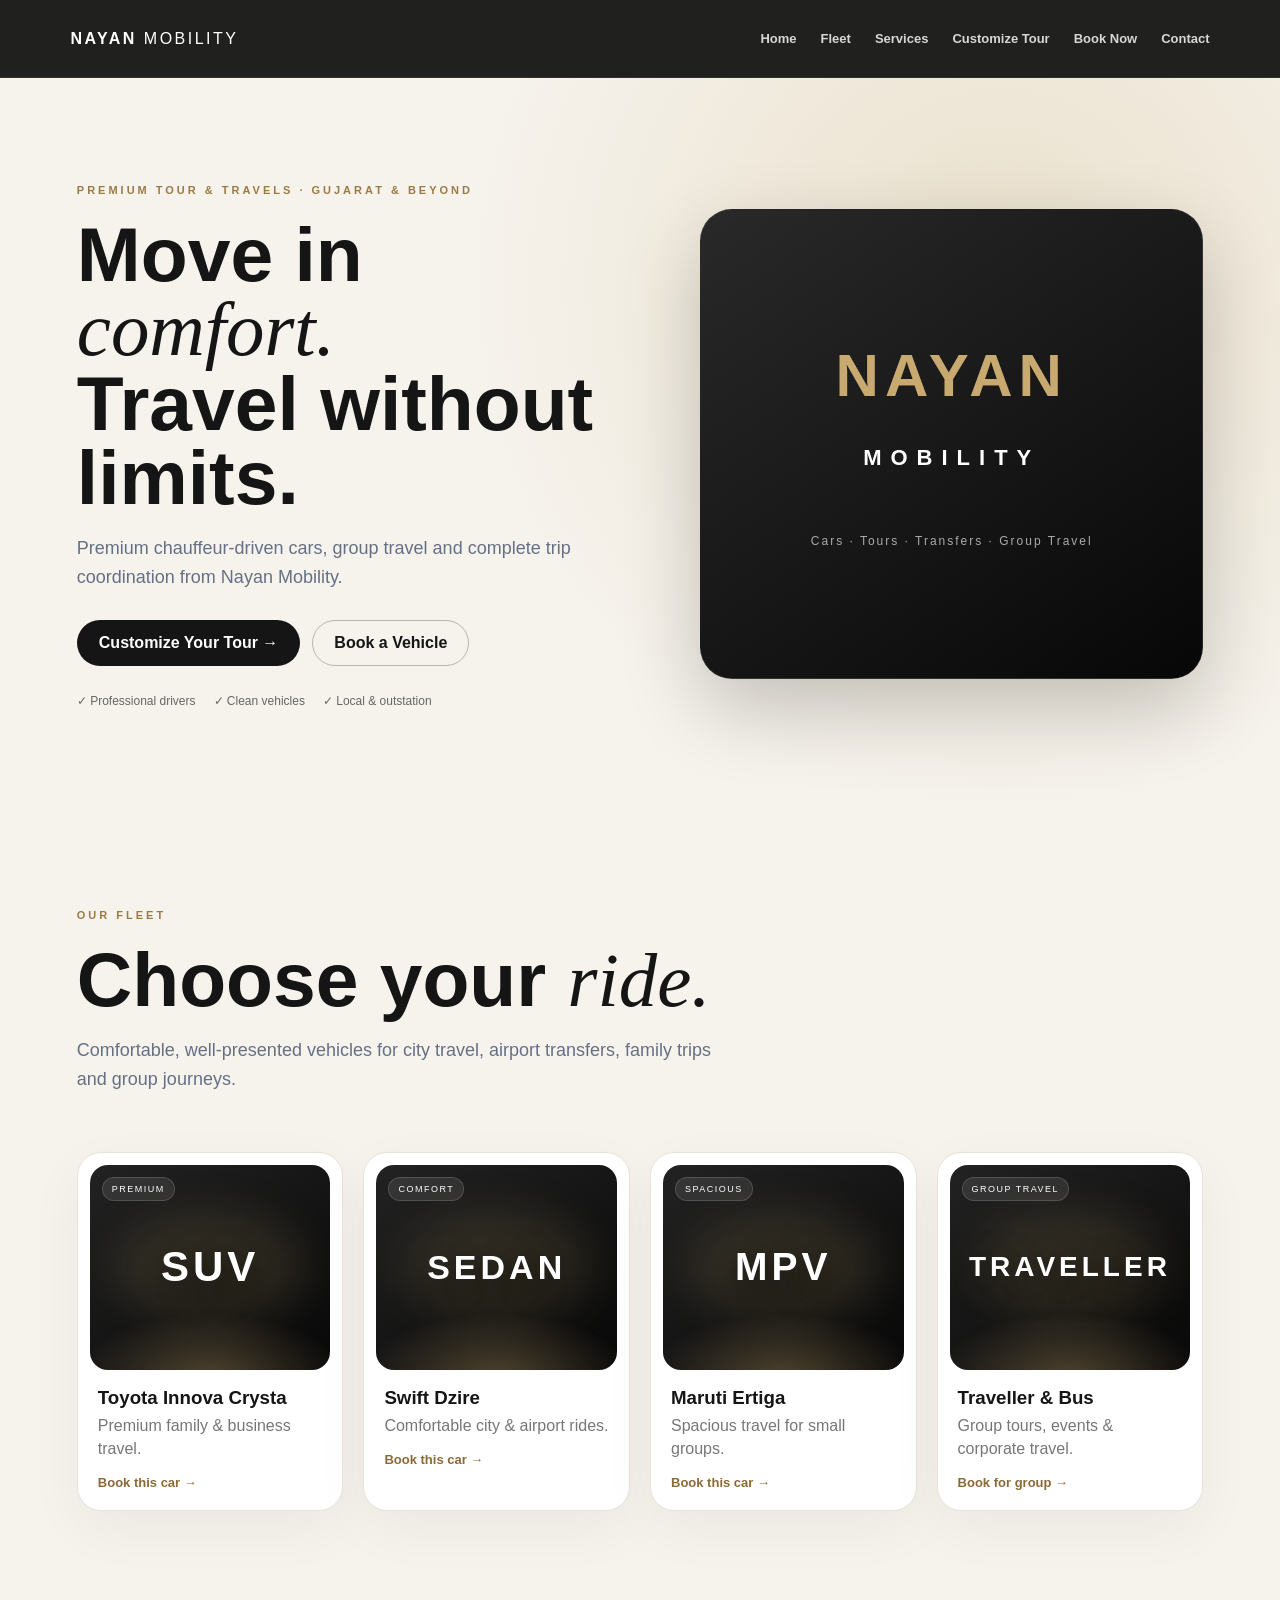
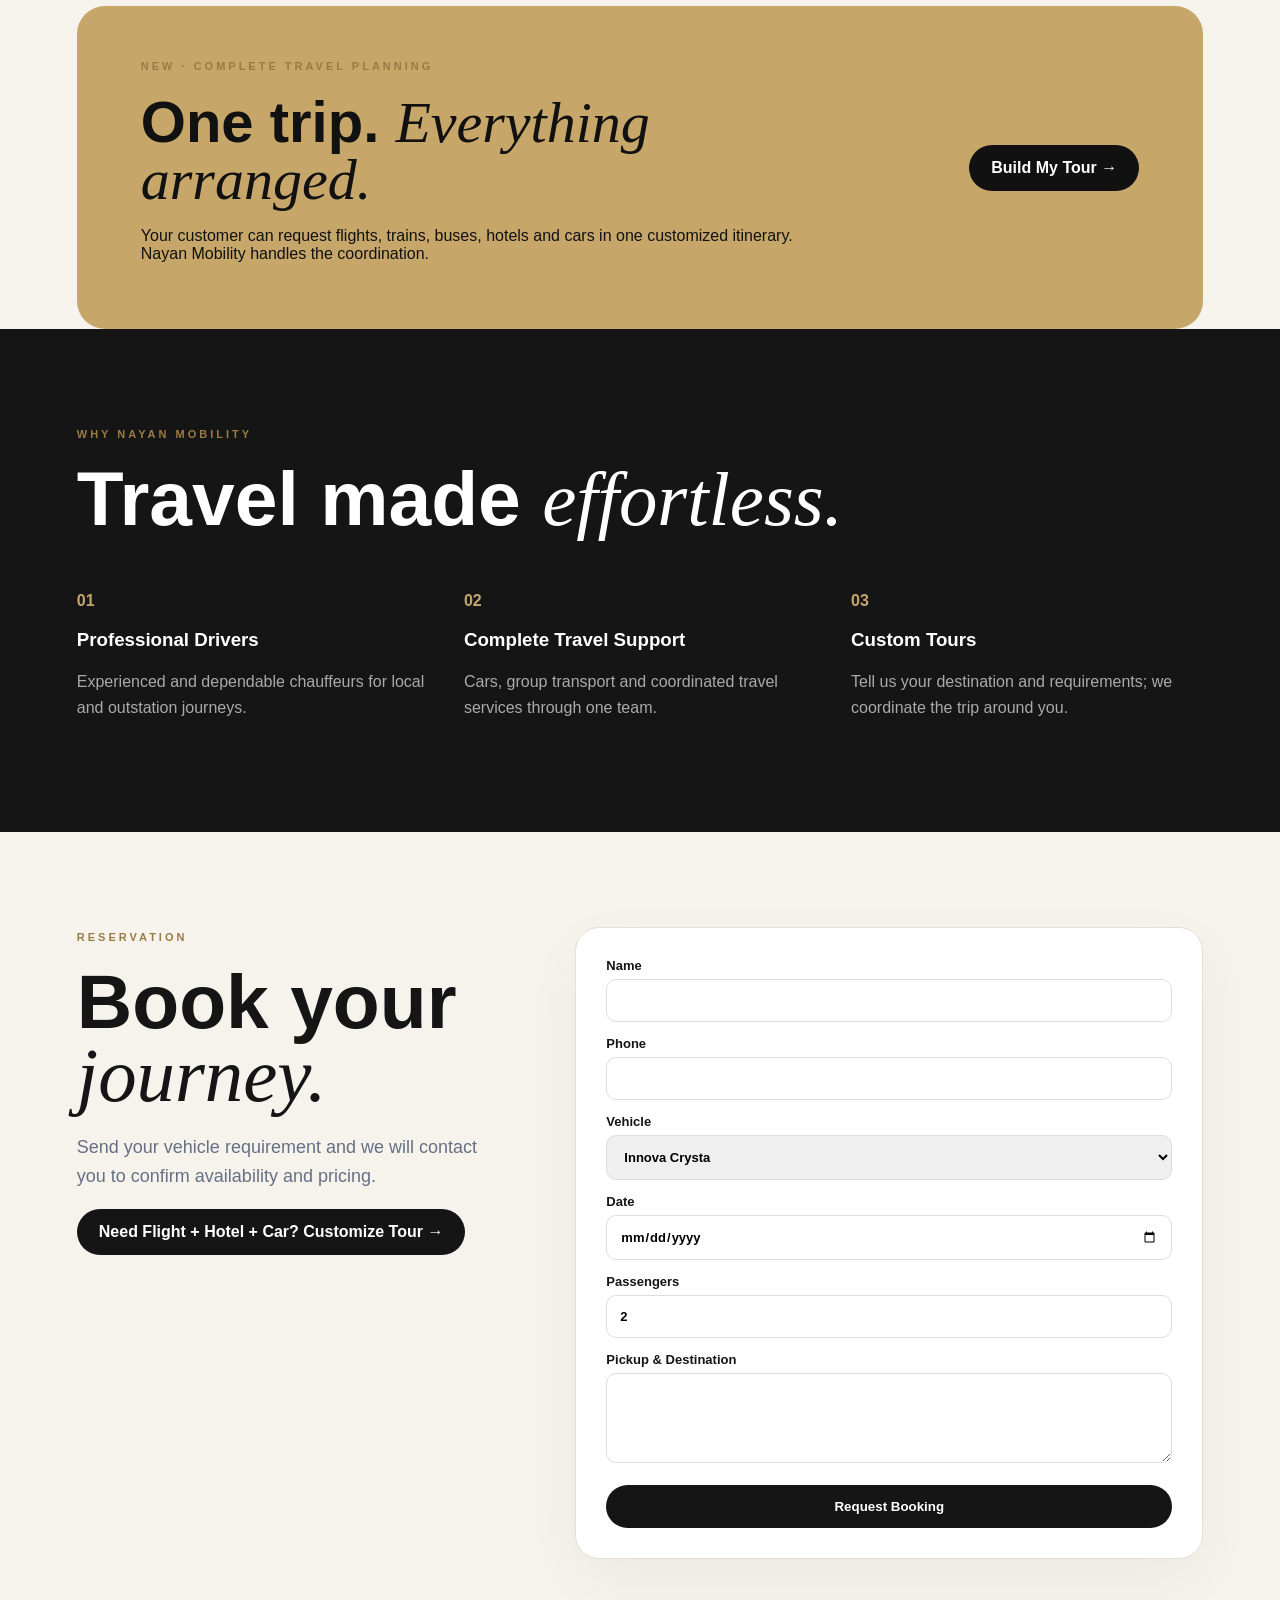
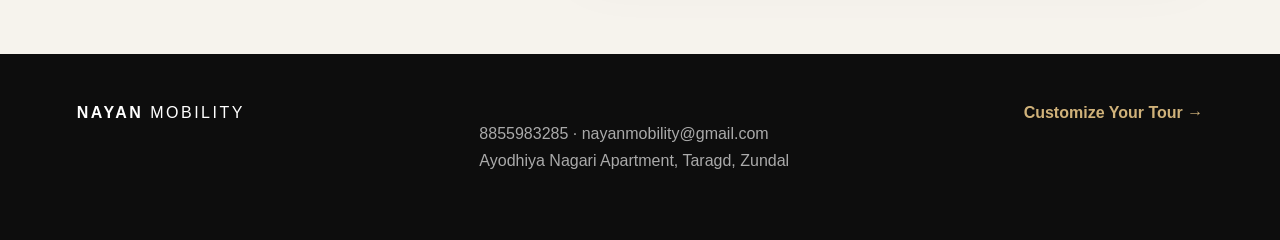
<file: index.html>
<!doctype html><html lang="en"><head><meta charset="utf-8"><meta name="viewport" content="width=device-width,initial-scale=1"><meta name="description" content="Nayan Mobility — premium cab rentals, airport transfers, outstation travel and Gujarat tours."><title>Nayan Mobility | Premium Tour & Travels</title><link rel="stylesheet" href="style.css"></head><body>
<header><div class="logo">NAYAN <span>MOBILITY</span></div><nav><a href="#home">Home</a><a href="#fleet">Fleet</a><a href="#services">Services</a><a href="custom-tour.html">Customize Tour</a><a href="#booking">Book Now</a><a href="#contact">Contact</a></nav><a class="mobile-tour" href="custom-tour.html">Plan My Tour</a></header>
<main><section id="home" class="hero"><div class="hero-copy"><small>PREMIUM TOUR & TRAVELS · GUJARAT & BEYOND</small><h1>Move in <i>comfort.</i><br>Travel without limits.</h1><p>Premium chauffeur-driven cars, group travel and complete trip coordination from Nayan Mobility.</p><div class="actions"><a class="btn" href="custom-tour.html">Customize Your Tour →</a><a class="ghost" href="#booking">Book a Vehicle</a></div><div class="trust"><span>✓ Professional drivers</span><span>✓ Clean vehicles</span><span>✓ Local & outstation</span></div></div><div class="hero-card"><div class="hero-label">NAYAN<br><b>MOBILITY</b></div><div class="hero-note">Cars · Tours · Transfers · Group Travel</div></div></section>
<section id="fleet"><div class="section-head"><small>OUR FLEET</small><h2>Choose your <i>ride.</i></h2><p>Comfortable, well-presented vehicles for city travel, airport transfers, family trips and group journeys.</p></div><div class="grid">
<article><div class="vehicle-photo"><div class="photo-glow"></div><div class="vehicle-silhouette suv">SUV</div><span>PREMIUM</span></div><h3>Toyota Innova Crysta</h3><p>Premium family & business travel.</p><a href="#booking" onclick="selectVehicle('Innova Crysta')">Book this car →</a></article>
<article><div class="vehicle-photo"><div class="photo-glow"></div><div class="vehicle-silhouette sedan">SEDAN</div><span>COMFORT</span></div><h3>Swift Dzire</h3><p>Comfortable city & airport rides.</p><a href="#booking" onclick="selectVehicle('Swift Dzire')">Book this car →</a></article>
<article><div class="vehicle-photo"><div class="photo-glow"></div><div class="vehicle-silhouette mpv">MPV</div><span>SPACIOUS</span></div><h3>Maruti Ertiga</h3><p>Spacious travel for small groups.</p><a href="#booking" onclick="selectVehicle('Ertiga')">Book this car →</a></article>
<article><div class="vehicle-photo"><div class="photo-glow"></div><div class="vehicle-silhouette bus">TRAVELLER</div><span>GROUP TRAVEL</span></div><h3>Traveller & Bus</h3><p>Group tours, events & corporate travel.</p><a href="#booking" onclick="selectVehicle('Traveller / Bus')">Book for group →</a></article></div></section>
<section class="tour-banner"><div><small>NEW · COMPLETE TRAVEL PLANNING</small><h2>One trip. <i>Everything arranged.</i></h2><p>Your customer can request flights, trains, buses, hotels and cars in one customized itinerary. Nayan Mobility handles the coordination.</p></div><a class="btn light" href="custom-tour.html">Build My Tour →</a></section>
<section id="services" class="dark"><small>WHY NAYAN MOBILITY</small><h2>Travel made <i>effortless.</i></h2><div class="features"><div><b>01</b><h3>Professional Drivers</h3><p>Experienced and dependable chauffeurs for local and outstation journeys.</p></div><div><b>02</b><h3>Complete Travel Support</h3><p>Cars, group transport and coordinated travel services through one team.</p></div><div><b>03</b><h3>Custom Tours</h3><p>Tell us your destination and requirements; we coordinate the trip around you.</p></div></div></section>
<section id="booking" class="booking"><div><small>RESERVATION</small><h2>Book your <i>journey.</i></h2><p>Send your vehicle requirement and we will contact you to confirm availability and pricing.</p><a class="btn" href="custom-tour.html">Need Flight + Hotel + Car? Customize Tour →</a></div><form onsubmit="sendBooking(event)"><label>Name<input id="name" required></label><label>Phone<input id="phone" required type="tel"></label><label>Vehicle<select id="vehicle"><option>Innova Crysta</option><option>Swift Dzire</option><option>Ertiga</option><option>Traveller / Bus</option></select></label><label>Date<input id="date" required type="date"></label><label>Passengers<input id="passengers" required type="number" min="1" value="2"></label><label>Pickup & Destination<textarea id="route" required></textarea></label><button class="btn" type="submit">Request Booking</button></form></section></main>
<footer id="contact"><div class="logo">NAYAN <span>MOBILITY</span></div><p>8855983285 · nayanmobility@gmail.com<br>Ayodhiya Nagari Apartment, Taragd, Zundal</p><a href="custom-tour.html">Customize Your Tour →</a></footer><script src="script.js"></script></body></html>
</file>
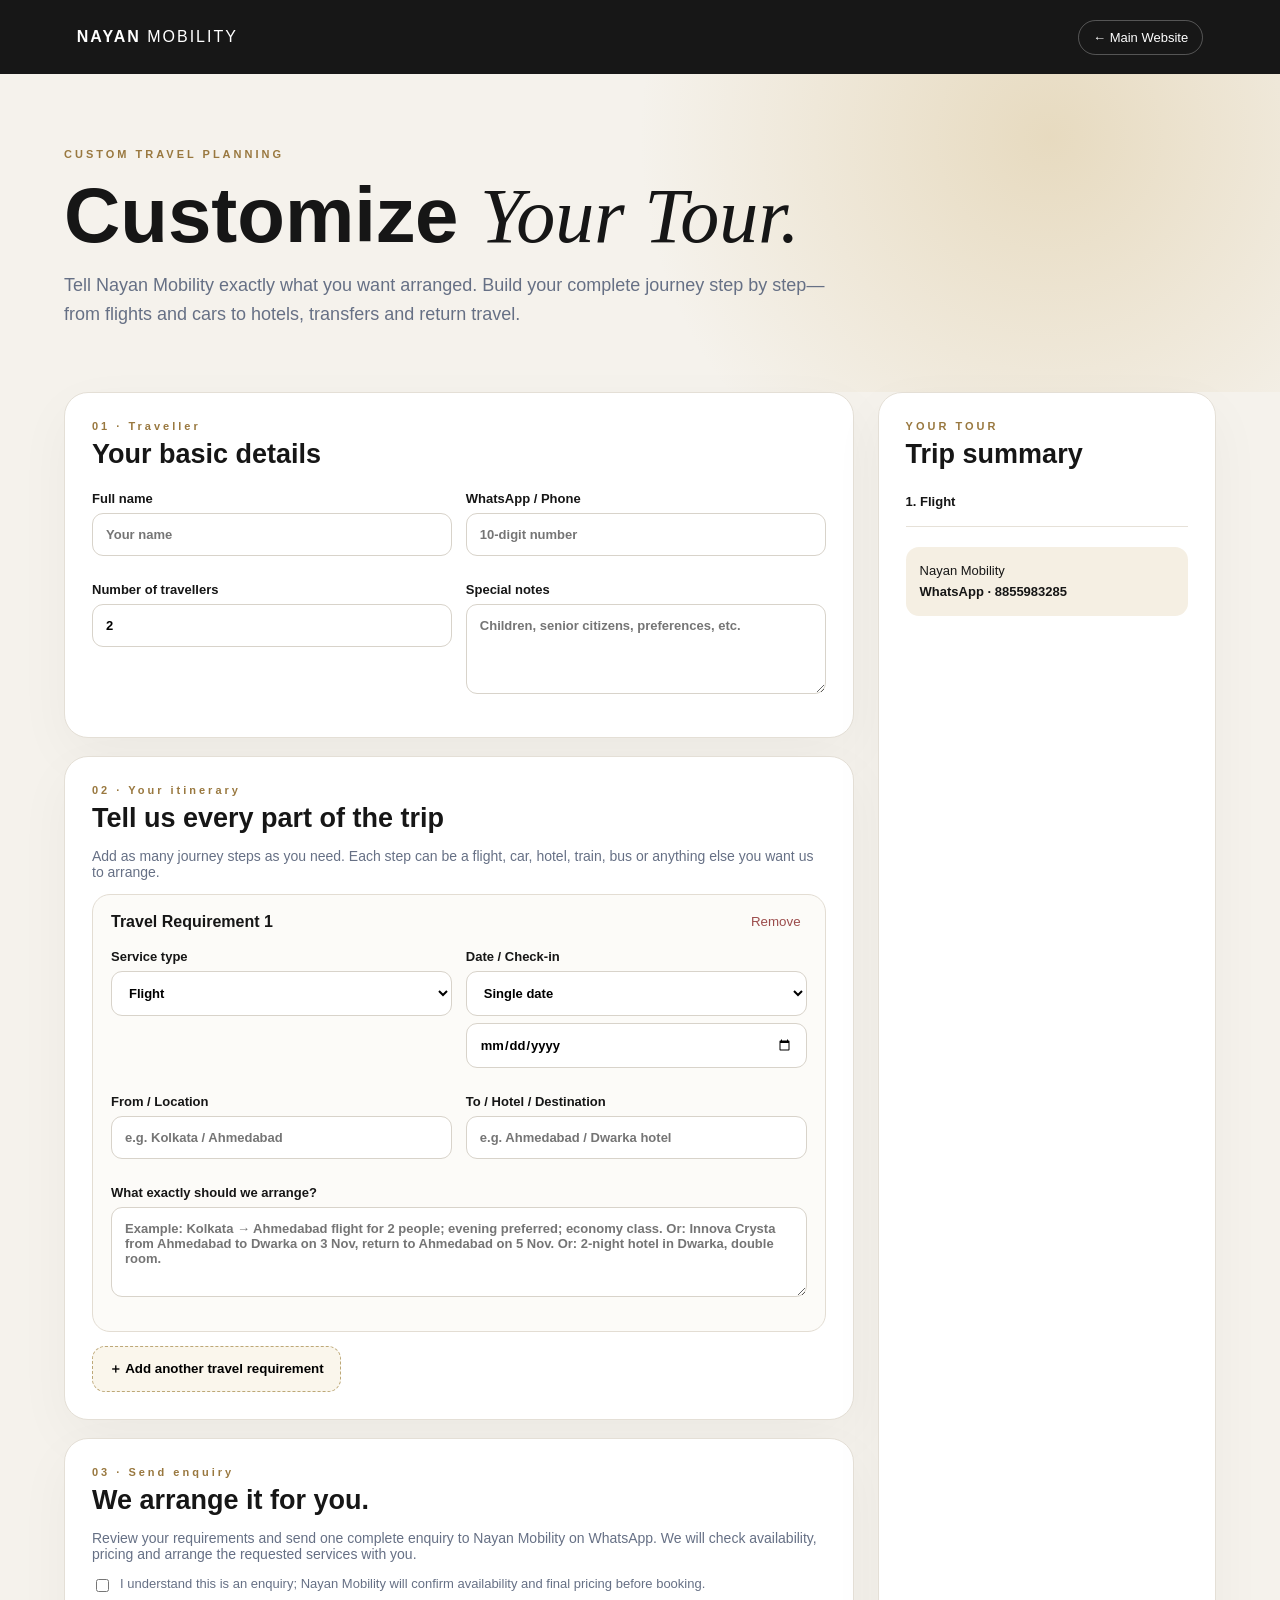
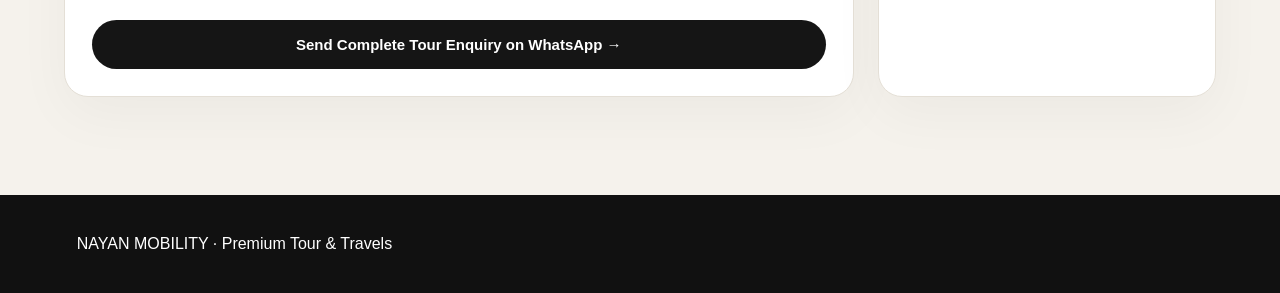
<file: custom-tour.html>
<!doctype html><html lang="en"><head><meta charset="utf-8"><meta name="viewport" content="width=device-width,initial-scale=1"><title>Customize Your Tour | Nayan Mobility</title><link rel="stylesheet" href="custom-tour.css"></head><body>
<header><div class="logo">NAYAN <span>MOBILITY</span></div><a href="index.html">← Main Website</a></header>
<main><section class="hero"><div class="wrap"><small>CUSTOM TRAVEL PLANNING</small><h1>Customize <i>Your Tour.</i></h1><p>Tell Nayan Mobility exactly what you want arranged. Build your complete journey step by step—from flights and cars to hotels, transfers and return travel.</p></div></section>
<section class="wrap layout"><form id="tourForm">
<div class="card"><div class="eyebrow">01 · Traveller</div><h2>Your basic details</h2><div class="grid2"><label>Full name<input id="name" required placeholder="Your name"></label><label>WhatsApp / Phone<input id="phone" required type="tel" placeholder="10-digit number"></label></div><div class="grid2"><label>Number of travellers<input id="travellers" type="number" min="1" value="2"></label><label>Special notes<textarea id="general" placeholder="Children, senior citizens, preferences, etc."></textarea></label></div></div>
<div class="card"><div class="eyebrow">02 · Your itinerary</div><h2>Tell us every part of the trip</h2><p class="muted">Add as many journey steps as you need. Each step can be a flight, car, hotel, train, bus or anything else you want us to arrange.</p><div id="steps"></div><button type="button" class="add" id="addStep">＋ Add another travel requirement</button></div>
<div class="card"><div class="eyebrow">03 · Send enquiry</div><h2>We arrange it for you.</h2><p class="muted">Review your requirements and send one complete enquiry to Nayan Mobility on WhatsApp. We will check availability, pricing and arrange the requested services with you.</p><label class="consent"><input required type="checkbox"> I understand this is an enquiry; Nayan Mobility will confirm availability and final pricing before booking.</label><button class="submit" type="submit">Send Complete Tour Enquiry on WhatsApp →</button></div>
</form>
<aside class="summary"><div class="eyebrow">YOUR TOUR</div><h2>Trip summary</h2><div id="summary">Add your first travel requirement.</div><div class="contact">Nayan Mobility<br><b>WhatsApp · 8855983285</b></div></aside></section></main>
<footer>NAYAN MOBILITY · Premium Tour & Travels</footer>
<script>
const steps=document.getElementById('steps'),summary=document.getElementById('summary');let n=0;
function addStep(data={}){n++;const el=document.createElement('div');el.className='step';el.dataset.n=n;el.innerHTML='<div class="stephead"><b>Travel Requirement '+n+'</b><button type="button" class="remove">Remove</button></div><div class="grid2"><label>Service type<select class="type"><option>Flight</option><option>Car / Taxi</option><option>Hotel</option><option>Train</option><option>Bus</option><option>Airport Transfer</option><option>Tour / Sightseeing</option><option>Other</option></select></label><label>Date / Check-in<select class="dateMode"><option value="single">Single date</option><option value="range">Date range</option></select><input class="date1" type="date"><input class="date2 hidden" type="date"></label></div><div class="grid2"><label>From / Location<input class="from" placeholder="e.g. Kolkata / Ahmedabad"></label><label>To / Hotel / Destination<input class="to" placeholder="e.g. Ahmedabad / Dwarka hotel"></label></div><label>What exactly should we arrange?<textarea class="details" required placeholder="Example: Kolkata → Ahmedabad flight for 2 people; evening preferred; economy class. Or: Innova Crysta from Ahmedabad to Dwarka on 3 Nov, return to Ahmedabad on 5 Nov. Or: 2-night hotel in Dwarka, double room."></textarea></div>';steps.appendChild(el);el.querySelector('.type').value=data.type||'Flight';el.querySelector('.remove').onclick=()=>{el.remove();renumber()};el.querySelectorAll('input,select,textarea').forEach(x=>x.addEventListener('input',update));el.querySelector('.dateMode').onchange=()=>{el.querySelector('.date2').classList.toggle('hidden',el.querySelector('.dateMode').value!=='range');update()};update()}
function renumber(){[...steps.children].forEach((x,i)=>x.querySelector('.stephead b').textContent='Travel Requirement '+(i+1));update()}
function update(){let out=[...steps.children].map((el,i)=>{const type=el.querySelector('.type').value,from=el.querySelector('.from').value,to=el.querySelector('.to').value,d1=el.querySelector('.date1').value,d2=el.querySelector('.date2').value,detail=el.querySelector('.details').value;return '<div class="sumstep"><b>'+(i+1)+'. '+type+'</b><br>'+[from&&('From: '+from),to&&('To: '+to),d1&&('Date: '+d1+(d2?' → '+d2:'')),detail&&detail].filter(Boolean).join('<br>')+'</div>'}).join('');summary.innerHTML=out||'Add your first travel requirement.'}
document.getElementById('addStep').onclick=()=>addStep();addStep();
document.getElementById('tourForm').onsubmit=e=>{e.preventDefault();let msg='Hello Nayan Mobility, I want to customize a complete tour.%0AName: '+encodeURIComponent(name.value)+'%0APhone: '+encodeURIComponent(phone.value)+'%0ATravellers: '+travellers.value+'%0A%0A';[...steps.children].forEach((el,i)=>{msg+=(i+1)+'. '+encodeURIComponent(el.querySelector('.type').value)+'%0AFrom/Location: '+encodeURIComponent(el.querySelector('.from').value)+'%0ATo/Hotel/Destination: '+encodeURIComponent(el.querySelector('.to').value)+'%0ADate: '+encodeURIComponent(el.querySelector('.date1').value)+(el.querySelector('.date2').value?' to '+encodeURIComponent(el.querySelector('.date2').value):'')+'%0ARequirement: '+encodeURIComponent(el.querySelector('.details').value)+'%0A%0A'});msg+='General notes: '+encodeURIComponent(general.value);location.href='https://wa.me/918855983285?text='+msg};
</script></body></html>
</file>
<file: style.css>
*{box-sizing:border-box}html{scroll-behavior:smooth}body{margin:0;background:#f6f3ed;color:#151515;font-family:Inter,Arial,sans-serif}a{text-decoration:none;color:inherit}header{height:78px;display:flex;align-items:center;justify-content:space-between;padding:0 5.5%;position:sticky;top:0;background:#111e;color:#fff;backdrop-filter:blur(18px);z-index:10;border-bottom:1px solid #ffffff12}.logo{font-weight:900;letter-spacing:2.5px}.logo span{font-weight:400}nav{display:flex;gap:24px;font-size:13px;font-weight:700}nav a{opacity:.82}nav a:hover{opacity:1;color:#d7b878}.mobile-tour{display:none}.hero{min-height:690px;padding:8% 6%;display:grid;grid-template-columns:1.05fr .95fr;gap:6%;align-items:center;background:radial-gradient(circle at 78% 28%,#d3bb8a55,#f6f3ed 48%)}small{letter-spacing:3px;font-weight:800;font-size:11px;color:#9b7b45}.hero h1,h2{font-size:clamp(46px,6vw,78px);line-height:.96;margin:20px 0}.hero i,h2 i{font-family:Georgia,serif;font-weight:400}.hero p,.section-head p,.booking p{max-width:650px;color:#667085;font-size:18px;line-height:1.6}.actions{display:flex;gap:12px;flex-wrap:wrap;margin:28px 0}.btn{display:inline-block;border:0;border-radius:999px;background:#151515;color:#fff;padding:14px 22px;font-weight:800;cursor:pointer}.ghost{border:1px solid #bbb5a9;border-radius:999px;padding:13px 21px;font-weight:700}.trust{display:flex;gap:18px;flex-wrap:wrap;color:#666;font-size:12px}.hero-card{height:470px;border-radius:32px;background:linear-gradient(145deg,#292929,#070707);box-shadow:0 30px 80px #0003;color:#c8aa70;display:flex;flex-direction:column;align-items:center;justify-content:center;text-align:center;border:1px solid #ffffff12}.hero-label{font-size:60px;font-weight:900;letter-spacing:6px}.hero-label b{font-size:22px;color:#fff;letter-spacing:9px}.hero-note{margin-top:55px;color:#aaa;font-size:12px;letter-spacing:2px}.section-head{padding-bottom:40px}.section-head h2{margin-bottom:10px}section{padding:95px 6%}.grid{display:grid;grid-template-columns:repeat(4,1fr);gap:20px}.grid article{background:#fff;border-radius:24px;padding:12px;box-shadow:0 18px 55px #0000000c;border:1px solid #e8e3da;transition:transform .25s,box-shadow .25s}.grid article:hover{transform:translateY(-5px);box-shadow:0 25px 65px #00000018}.vehicle-photo{height:205px;border-radius:18px;background:linear-gradient(145deg,#222,#080808);position:relative;overflow:hidden;display:flex;align-items:center;justify-content:center;color:#fff}.vehicle-photo:after{content:"";position:absolute;inset:auto -10% -35% -10%;height:65%;background:radial-gradient(ellipse,#c7a66a55,transparent 65%)}.photo-glow{position:absolute;width:190px;height:110px;border-radius:50%;background:#d6b87522;filter:blur(20px)}.vehicle-silhouette{position:relative;z-index:2;font-size:31px;font-weight:900;letter-spacing:4px;text-shadow:0 10px 35px #000}.vehicle-silhouette.suv{font-size:42px}.vehicle-silhouette.sedan{font-size:34px}.vehicle-silhouette.mpv{font-size:39px}.vehicle-silhouette.bus{font-size:28px}.vehicle-photo span{position:absolute;top:12px;left:12px;z-index:3;background:#ffffff18;border:1px solid #ffffff25;border-radius:20px;padding:6px 9px;font-size:9px;letter-spacing:1.5px}.grid h3{margin:17px 8px 5px}.grid p{color:#777;margin:0 8px 15px;line-height:1.45}.grid a{font-weight:800;font-size:13px;display:block;margin:0 8px 8px;color:#8b6a37}.tour-banner{margin:0 6%;border-radius:28px;padding:50px 5%;display:flex;align-items:center;justify-content:space-between;gap:35px;background:#c7a66a;color:#111}.tour-banner h2{font-size:clamp(36px,5vw,58px);max-width:700px}.tour-banner p{max-width:700px}.btn.light{background:#111;color:#fff;white-space:nowrap}.dark{background:#151515;color:#fff}.features{display:grid;grid-template-columns:repeat(3,1fr);gap:35px;margin-top:55px}.features b{color:#c6a66b}.features p{color:#aaa;line-height:1.6}.booking{display:grid;grid-template-columns:.8fr 1.2fr;gap:80px}.booking form{background:#fff;padding:30px;border-radius:24px;border:1px solid #e5dfd5;box-shadow:0 20px 60px #0000000b}.booking label{display:block;font-size:13px;font-weight:700;margin-bottom:14px}.booking input,.booking select,.booking textarea{width:100%;padding:13px;margin-top:6px;border:1px solid #ddd;border-radius:10px;font:inherit}.booking textarea{min-height:90px}.booking form .btn{width:100%;margin-top:5px}footer{background:#0d0d0d;color:#fff;padding:50px 6%;display:flex;justify-content:space-between;gap:30px}footer p{color:#aaa;line-height:1.7}footer a{font-weight:800;color:#d0b27a}@media(max-width:900px){nav{display:none}.mobile-tour{display:block;background:#c7a66a;color:#111;padding:9px 13px;border-radius:20px;font-size:12px;font-weight:800}.hero,.booking{grid-template-columns:1fr}.grid{grid-template-columns:1fr 1fr}.features{grid-template-columns:1fr}.tour-banner{display:block}.tour-banner .btn{margin-top:15px}footer{display:block}}@media(max-width:520px){.grid{grid-template-columns:1fr}.hero{padding-top:55px}.hero-card{height:330px}.hero-label{font-size:43px}section{padding:70px 6%}.tour-banner{margin:0 4%;padding:35px 7%}}
</file>
<file: custom-tour.css>
*{box-sizing:border-box}body{margin:0;background:#f5f2ec;color:#161616;font-family:Arial,sans-serif}header{height:74px;background:#171717;color:#fff;display:flex;align-items:center;justify-content:space-between;padding:0 6%;position:sticky;top:0;z-index:5}.logo{font-weight:900;letter-spacing:2px}.logo span{font-weight:400}header a{color:#fff;text-decoration:none;border:1px solid #ffffff44;border-radius:30px;padding:9px 14px;font-size:13px}.wrap{width:min(1160px,90%);margin:auto}.hero{padding:70px 0 45px;background:radial-gradient(circle at 82% 20%,#d2b77d66,transparent 38%)}small,.eyebrow{letter-spacing:3px;font-size:11px;font-weight:800;color:#99783f}.hero h1{font-size:clamp(45px,7vw,78px);line-height:.95;margin:16px 0}.hero i,h2 i{font-family:Georgia,serif;font-weight:400}.hero p{max-width:780px;font-size:18px;color:#667085;line-height:1.6}.layout{display:grid;grid-template-columns:1.4fr .6fr;gap:24px;padding-bottom:80px}.card,.summary{background:#fff;border:1px solid #e4dfd6;border-radius:24px;padding:27px;box-shadow:0 18px 55px #0000000a;margin-bottom:18px}.card h2,.summary h2{font-size:27px;margin:7px 0 8px}.muted{color:#667085;font-size:14px}.grid2{display:grid;grid-template-columns:1fr 1fr;gap:14px}label{display:block;font-size:13px;font-weight:700;margin:13px 0}input,select,textarea{width:100%;padding:13px;margin-top:7px;border:1px solid #d8d3ca;border-radius:11px;background:#fff;font:inherit}textarea{min-height:90px;resize:vertical}.step{border:1px solid #e3ddd3;border-radius:18px;padding:18px;margin:14px 0;background:#fcfbf8}.stephead{display:flex;justify-content:space-between;align-items:center;margin-bottom:5px}.remove{border:0;background:none;color:#9b4b4b;cursor:pointer}.add{border:1px dashed #bda878;background:#faf6ec;border-radius:13px;padding:13px 16px;font-weight:800;cursor:pointer}.submit{width:100%;border:0;border-radius:30px;background:#151515;color:#fff;padding:16px;font-size:15px;font-weight:800;cursor:pointer;margin-top:12px}.consent{display:flex;gap:8px;color:#667085;font-weight:400}.consent input{width:auto;margin-top:3px}.summary{position:sticky;top:92px}.sumstep{border-bottom:1px solid #e6e1d8;padding:14px 0;font-size:13px;line-height:1.55}.contact{margin-top:20px;padding:14px;border-radius:13px;background:#f5efe3;line-height:1.6;font-size:13px}.hidden{display:none!important}footer{background:#111;color:#fff;padding:40px 6%}@media(max-width:820px){.layout{grid-template-columns:1fr}.summary{position:static}.grid2{grid-template-columns:1fr}}@media(max-width:520px){.card,.summary{padding:20px;border-radius:18px}.hero{padding:50px 0 35px}}
</file>
